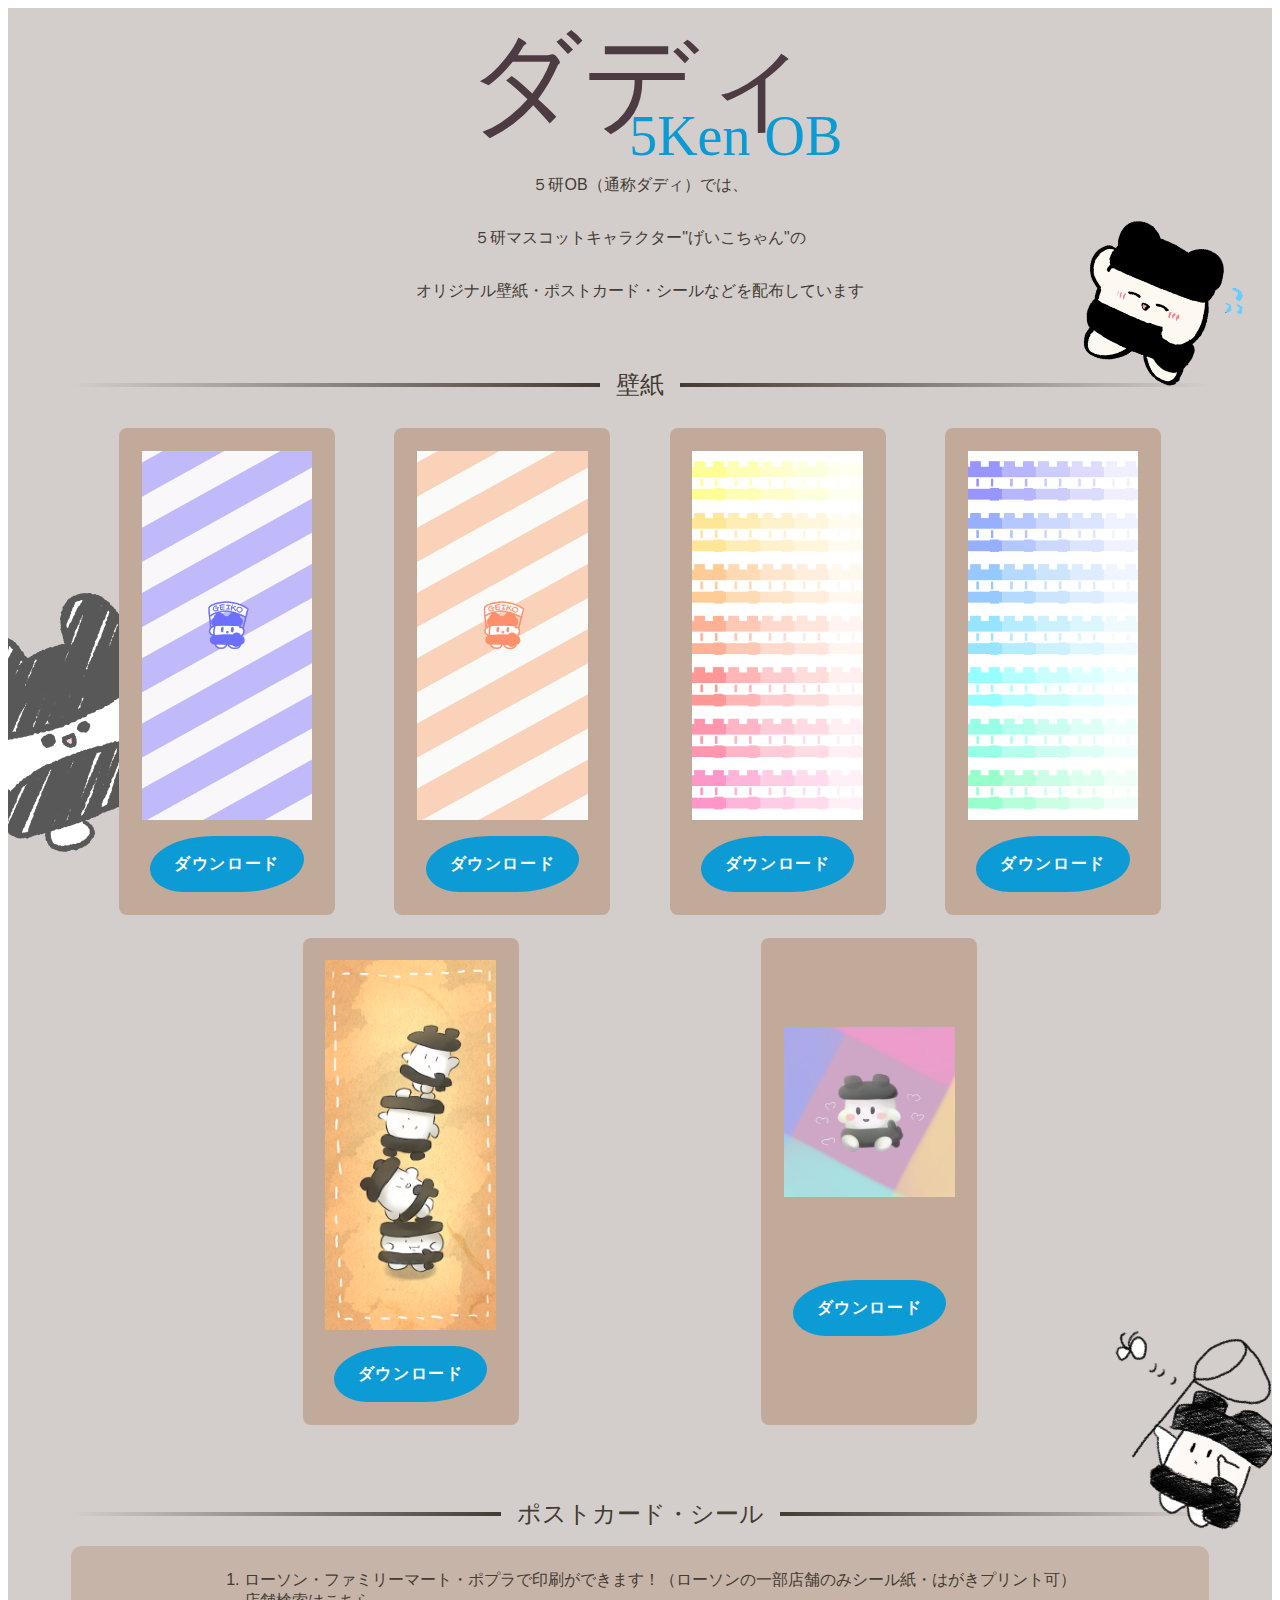
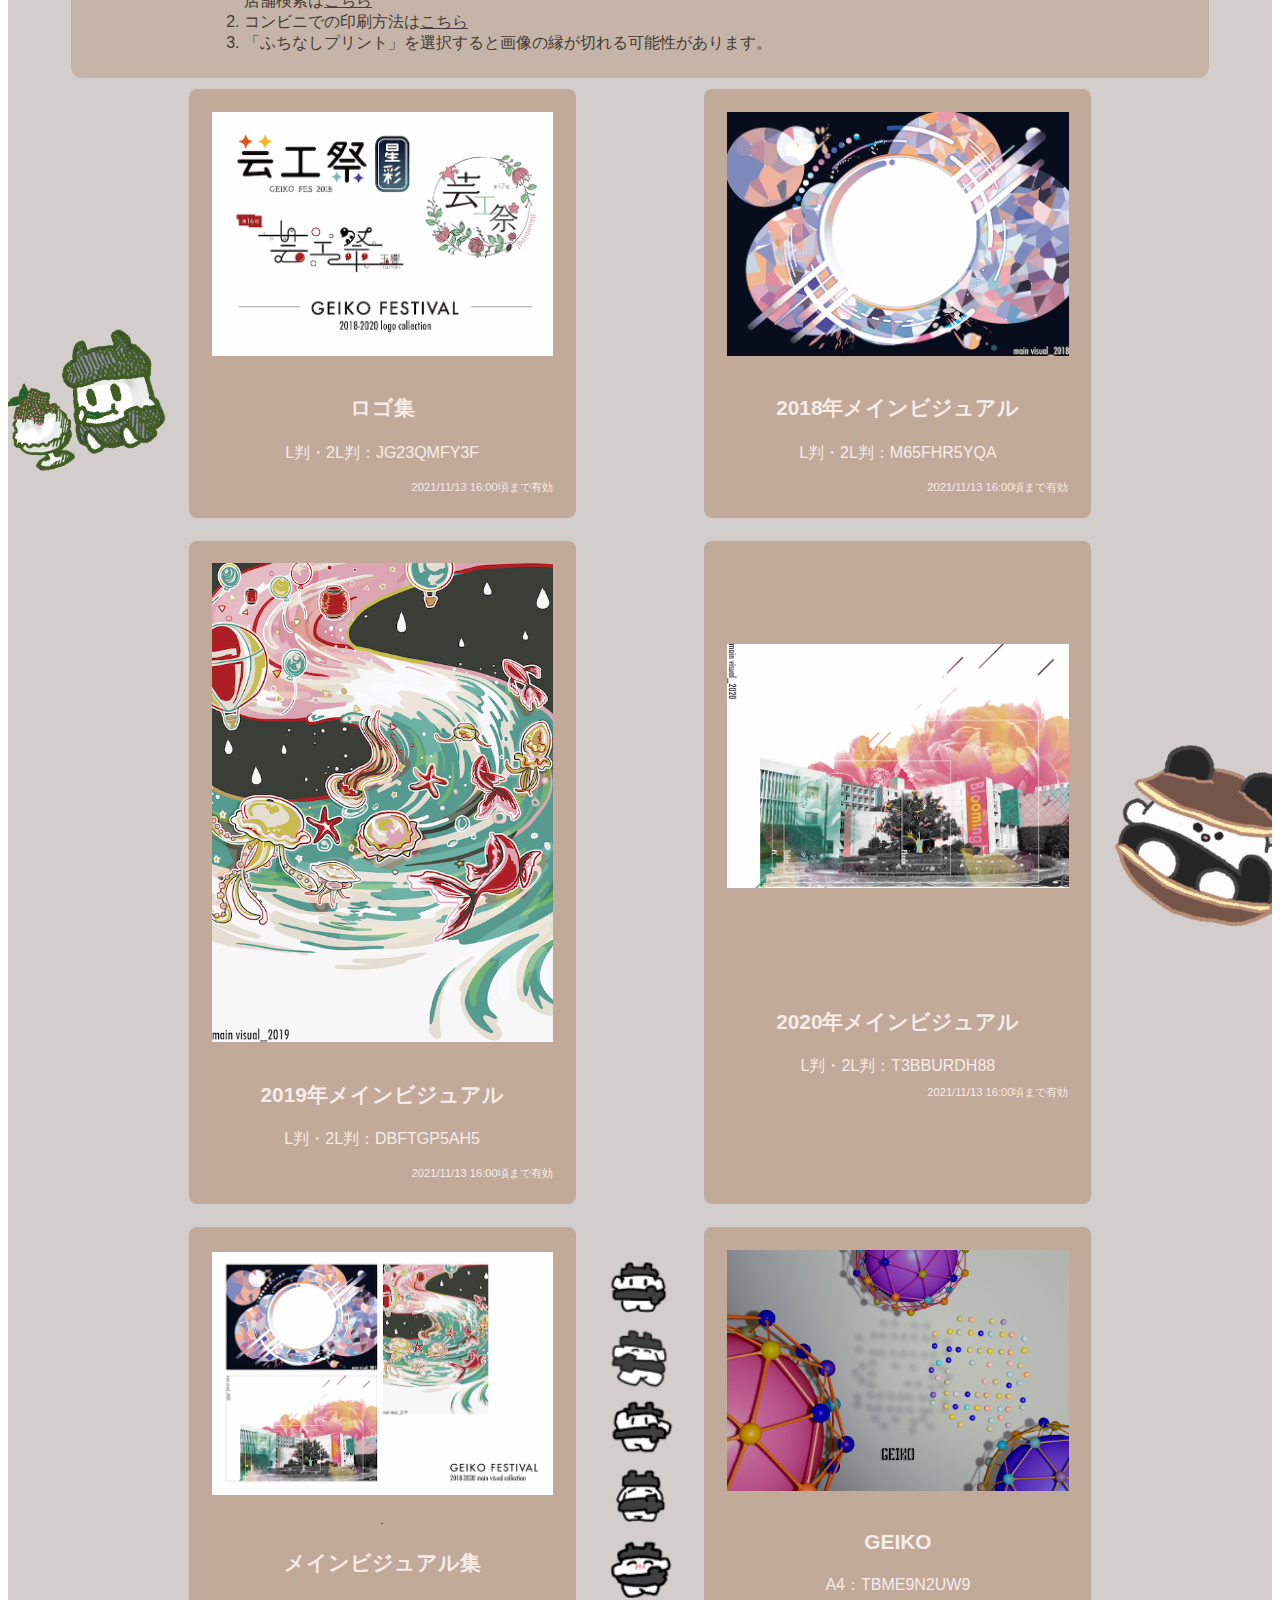
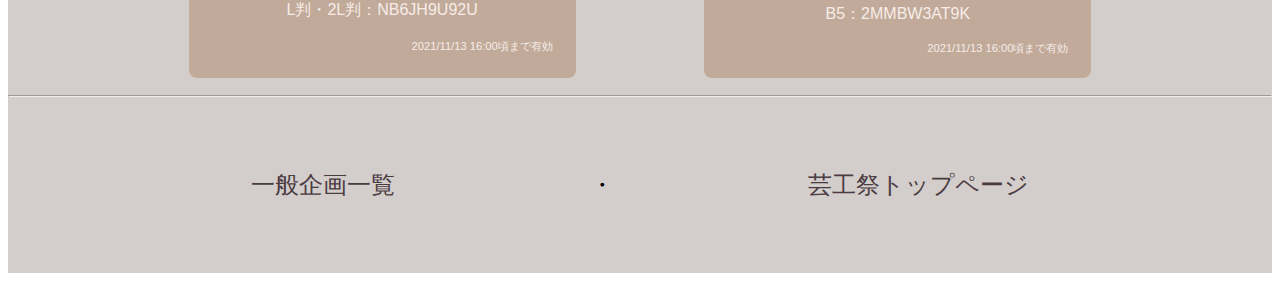
<file: index.html>
<!DOCTYPE html>

<html>

<head>
    <meta http-equiv="Content-Type" content="text/html; charset=UTF-8">

    <meta name="viewport" content="width=device-width,initial-scale=1.0">
    <title>５研OB - 第19回芸工祭</title>
    <link rel="canonical" href="https://geikosai2021.github.io/5ken_ob/">
    <meta property="og:site_name" content="第18回芸工祭 - 九州大学芸術工学部">
    <meta property="og:title" content="５研OB - 第18回芸工祭">
    <meta property="og:description" content="一般企画・５研OBのページです。">
    <meta property="og:type" content="article">
    <meta property="og:url" content="https://geikosai2021.github.io/5ken_ob/">
    <meta property="og:image" content="https://geikosai2021.github.io/5ken_ob/production/geikoImg.png">
    <meta property="og:locale" content="ja_JP">
    <link rel="stylesheet" media="all" href="production/5kenOb.css">
</head>

<body>
    <div class="goObbody">
        <img class="goObbgGeiko goObg1" src="production/geikoImg.png">
        <img class="goObbgGeiko goObg2" src="production/geikoImg2.png">
        <img class="goObbgGeiko goObg3" src="production/geikoImg3.png">
        <img class="goObbgGeiko goObg4" src="production/geikoImg4.png">
        <img class="goObbgGeiko goObg5" src="production/geikoImg5.png">
        <img class="goObbgGeiko goObg6" src="production/geikoImg6.png">
        <div>
            <p class="goObTitle">ダディ</p>
            <p class="goObSubTitle">5Ken OB</p>
        </div>
        <div class="goObRelative">
            <div class="goObdesc">
                <p>５研OB（通称ダディ）では、</p>
                <p>５研マスコットキャラクター"げいこちゃん"の</p>
                <p>オリジナル壁紙・ポストカード・シールなどを配布しています</p>
            </div>
            <div class="goObMidashiWrap">
                <p1 class="goObMidashi">
                    壁紙
                </p1>
                <div class="goObflex">
                    <div class="goObflexContent goObflexContentWp">
                        <img class="goObwp" src="production/geiko-wp1.png">
                        <div>
                            <a class="goObbtn goObbtn-malformation" href="production/geiko-wp1.png" target="_blank"
                                download>ダウンロード</a>
                        </div>
                    </div>
                    <div class="goObflexContent goObflexContentWp">
                        <img class="goObwp" src="production/geiko-wp2.png">
                        <div>
                            <a class="goObbtn goObbtn-malformation" href="production/geiko-wp2.png" target="_blank"
                                download>ダウンロード</a>
                        </div>
                    </div>
                    <div class="goObflexContent goObflexContentWp">
                        <img class="goObwp" src="production/geiko-wp3.png">
                        <div>
                            <a class="goObbtn goObbtn-malformation" href="production/geiko-wp3.png" target="_blank"
                                download>ダウンロード</a>
                        </div>
                    </div>
                    <div class="goObflexContent goObflexContentWp">
                        <img class="goObwp" src="production/geiko-wp4.png">
                        <div>
                            <a class="goObbtn goObbtn-malformation" href="production/geiko-wp4.png" target="_blank"
                                download>ダウンロード</a>
                        </div>
                    </div>
                    <div class="goObflexContent goObflexContentWp">
                        <img class="goObwp" src="production/s_geiko-wp5.png">
                        <div>
                            <a class="goObbtn goObbtn-malformation" href="production/geiko-wp5.png" target="_blank"
                                download>ダウンロード</a>
                        </div>
                    </div>
                    <div class="goObflexContent goObflexContentWp">
                        <img class="goObwp" src="production/s_geiko2.png">
                        <div>
                            <a class="goObbtn goObbtn-malformation" href="production/geiko2.png" target="_blank"
                                download>ダウンロード</a>
                        </div>
                    </div>
                </div>
            </div>
            <br>
            <div class="goObMidashiWrap">
                <p1 class="goObMidashi">
                    ポストカード・シール
                </p1>
                <div class="goObdesc" style="
                background-color: #c0aa9ab8;
                border-radius: .7rem;
                padding: .5rem;
            ">
                    <ol>
                        <li>ローソン・ファミリーマート・ポプラで印刷ができます！（ローソンの一部店舗のみシール紙・はがきプリント可）<br>店舗検索は<a href="https://networkprint.ne.jp/search_store/map.html" target="_blank">こちら</a></li>
                        <li>コンビニでの印刷方法は<a href="https://networkprint.ne.jp/sharp_netprint/ja/howto.aspx" target="_blank">こちら</a></li>
                        <li>「ふちなしプリント」を選択すると画像の縁が切れる可能性があります。</li>
                      </ol>
                </div>
                <div class="goObflex">
                    <div class="goObflexContent goObflexContentNp">
                        <a href="production/logo_2L.jpg" target="_blank">
                            <img class="goObwp" src="production/s_logo_2L.jpg">

                        </a>
                        <p class="goObWorkTitle">ロゴ集</p>
                        <p class="goObWorkInfo">L判・2L判：JG23QMFY3F</p>
                        <p class="goObValidDate">2021/11/13 16:00頃まで有効</p>
                    </div>
                    <div class="goObflexContent goObflexContentNp">
                        <a href="production/maindesign_2018_2L.jpg" target="_blank">
                            <img class="goObwp" src="production/s_maindesign_2018_2L.jpg">
                        </a>
                        <p class="goObWorkTitle">2018年メインビジュアル</p>
                        <p class="goObWorkInfo">L判・2L判：M65FHR5YQA</p>
                        <p class="goObValidDate">2021/11/13 16:00頃まで有効</p>
                    </div>
                    <div class="goObflexContent goObflexContentNp">
                        <a href="production/maindesign_2019_2L.jpg" target="_blank">
                            <img class="goObwp" src="production/s_maindesign_2019_2L.jpg">
                        </a>
                        <p class="goObWorkTitle">2019年メインビジュアル</p>
                        <p class="goObWorkInfo">L判・2L判：DBFTGP5AH5</p>
                        <p class="goObValidDate">2021/11/13 16:00頃まで有効</p>
                    </div>
                    <div class="goObflexContent goObflexContentNp">
                        <a href="production/maindesign_2020_2L.jpg" target="_blank">
                            <img class="goObwp" src="production/s_maindesign_2020_2L.jpg">
                        </a>
                        <div>
                            <p class="goObWorkTitle">2020年メインビジュアル</p>
                            <p class="goObWorkInfo">L判・2L判：T3BBURDH88</p>
                            <p class="goObValidDate">2021/11/13 16:00頃まで有効</p>
                        </div>
                    </div>
                    <div class="goObflexContent goObflexContentNp">
                        <a href="production/maindesign_collection_2L.jpg" target="_blank">
                            <img class="goObwp" src="production/s_maindesign_collection_2L.jpg"></a>.
                        <p class="goObWorkTitle">メインビジュアル集</p>
                        <p class="goObWorkInfo">L判・2L判：NB6JH9U92U</p>
                        <p class="goObValidDate">2021/11/13 16:00頃まで有効</p>
                    </div>
                    <div class="goObflexContent goObflexContentNp">
                        <a href="production/geikoB5.png" target="_blank">
                            <img class="goObwp" src="production/s_geikoB5.png">

                        </a>
                        <p class="goObWorkTitle">GEIKO</p>
                        <p class="goObWorkInfo">A4：TBME9N2UW9</p>
                        <p class="goObWorkInfo">B5：2MMBW3AT9K</p>
                        <p class="goObValidDate">2021/11/13 16:00頃まで有効</p>
                    </div>
                </div>
            </div>
        </div>
        <hr>
        
        <div class="goObFooter">
            <a class="goObFooterA" href="https://geikosai2021.jp/ippan-kikaku">一般企画一覧</a>
            <p class="goObFooterA">・</p>
            <a class="goObFooterA" href="https://geikosai2021.jp/HomePage">芸工祭トップページ
            </a>
        </div>
    </div>
</body>

</html>
</file>
<file: production/5kenOb.css>
.goObbody {
  font-family: sans-serif;
  /* width: 90%; */
  margin: auto;
  text-align: center;
  box-sizing: border-box;
  font-size: 62.5%;
  background-color: #d3cecb;
  overflow-x: hidden;
  position: relative;
}
.goObTitle {
  margin: 0;
  position: relative;
  color: #4c3b42;
}
.goObSubTitle {
  font-family: cursive;
  position: absolute;
  margin: 0;
  color: #0a9bd5;
}
.goObdesc {
  font-size: 1rem;
  display: flex;
  align-items: center;
  flex-direction: column;
  text-align: left;
  color: #443b33;
}
.goObMidashiWrap {
  margin: 4% 5% 0;
}
.goObMidashi {
  font-size: 1.5rem;
  margin-bottom: 1rem;
  color: #443b33;
  display: flex;
  align-items: center;
}
.goObMidashi:before,
.goObMidashi:after {
  content: "";
  height: 4px;
  flex-grow: 1;
}

.goObMidashi:before {
  margin-right: 1rem;
  background: linear-gradient(-90deg, #443b33, transparent);
}

.goObMidashi:after {
  margin-left: 1rem;
  background: linear-gradient(90deg, #443b33, transparent);
}
.goObflexContent {
  margin: 1%;
  padding: 2%;
  /* background: linear-gradient(-135deg, #e4a972, #d8aef7); */
  background-color: #c1aa9a;
  display: flex;
  flex-direction: column;
  justify-content: space-evenly;
  border-radius: 0.5rem;
}
.goObflexContent:hover {
  filter: hue-rotate(15deg);
}
.goObflex {
  display: flex;
  flex-wrap: wrap;
  justify-content: space-evenly;
}
.goObwp {
  margin-bottom: 1rem;
  width: 100%;
}
.goObWorkTitle {
  font-size: 1.3rem;
  color: #f7ece7;
  font-weight: bold;
}
.goObWorkInfo {
  color: #f7ece7;
  font-size: 1rem;
  margin: 0 0 0.5rem;
}
.goObValidDate {
  color: #f7ece7;
  font-size: 0.7rem;
  text-align: right;
  margin: 0.5rem 0 0;
}
.goObRelative {
  position: relative;
}
.goObbgGeiko {
  position: absolute;
}
.goObbtn {
  font-weight: 700;
  line-height: 1.5;
  position: relative;
  display: inline-block;
  cursor: pointer;
  -webkit-user-select: none;
  -moz-user-select: none;
  -ms-user-select: none;
  user-select: none;
  -webkit-transition: all 0.3s;
  transition: all 0.3s;
  text-align: center;
  vertical-align: middle;
  text-decoration: none;
  letter-spacing: 0.1em;
}

a.goObbtn-malformation {
  font-size: 1rem;
  padding: 1rem 1.5rem;

  color: #fff;
  border-radius: 100% 80px / 80px 100%;
  background-color: #0d9bd5;
}

a.goObbtn-malformation:hover {
  color: #fff;
  border-radius: 60% 80% / 100% 80%;
}
.goObFooter {
  font-size: 1.5rem;
  margin: 3rem;
  display: flex;
  justify-content: space-evenly;
  align-items: center;
}
.goObFooterA {
  text-decoration: none;
}
a {
  color: #4b3b42;
}
@media screen and (max-width: 767px) {
  .goObTitle {
    font-size: 4rem;
  }
  .goObSubTitle {
    font-size: 2.5rem;
    top: 3rem;
    right: 25%;
  }
  .goObflexContentWp {
    width: 40%;
    margin: 5% 1%;
  }
  .goObflexContentNp {
    width: 70%;
  }
  .goObg1 {
    top: 14rem;
    right: -4.5rem;
    width: 10rem;
    transform: rotateZ(20deg);
  }
  .goObg2 {
    top: 53rem;
    left: -13%;
    width: 38%;
    transform: rotateZ(355deg);
  }
  .goObg3 {
    top: 83rem;
    right: -9.5rem;
    width: 19rem;
    transform: rotateZ(20deg);
  }
  .goObg4 {
    top: 162rem;
    right: -2.5rem;
    width: 30%;
    transform: rotateZ(20deg);
  }
  .goObg5 {
    top: 180rem;
    left: -5rem;
    width: 15rem;
    transform: rotateZ(344deg);
  }
  .goObg6 {
    top: 219rem;
    right: 0;
    width: 5rem;
  }
}
@media screen and (min-width: 768px) {
  .goObTitle {
    font-size: 7rem;
  }
  .goObSubTitle {
    font-size: 3.5rem;
    top: 6rem;
    right: 34%;
  }
  .goObflexContentWp {
    width: 15%;
  }
  .goObflexContentNp {
    width: 30%;
  }
  .goObg1 {
    top: 14rem;
    right: 2rem;
    width: 10rem;
    transform: rotateZ(20deg);
  }
  .goObg2 {
    top: 35rem;
    left: -9%;
    width: 30%;
    transform: rotateZ(352deg);
  }
  .goObg3 {
    top: 83rem;
    right: -6.5rem;
    width: 20rem;
    transform: rotateZ(20deg);
  }
  .goObg4 {
    top: 121rem;
    left: -1rem;
    width: 11rem;
    margin: auto;
    transform: rotateZ(343deg);
  }
  .goObg5 {
    top: 146rem;
    right: -2rem;
    width: 12rem;
    transform: rotateZ(19deg);
  }
  .goObg6 {
    bottom: 16rem;
    right: 0;
    left: 0;
    margin: auto;
    width: 6rem;
  }
}
</file>
